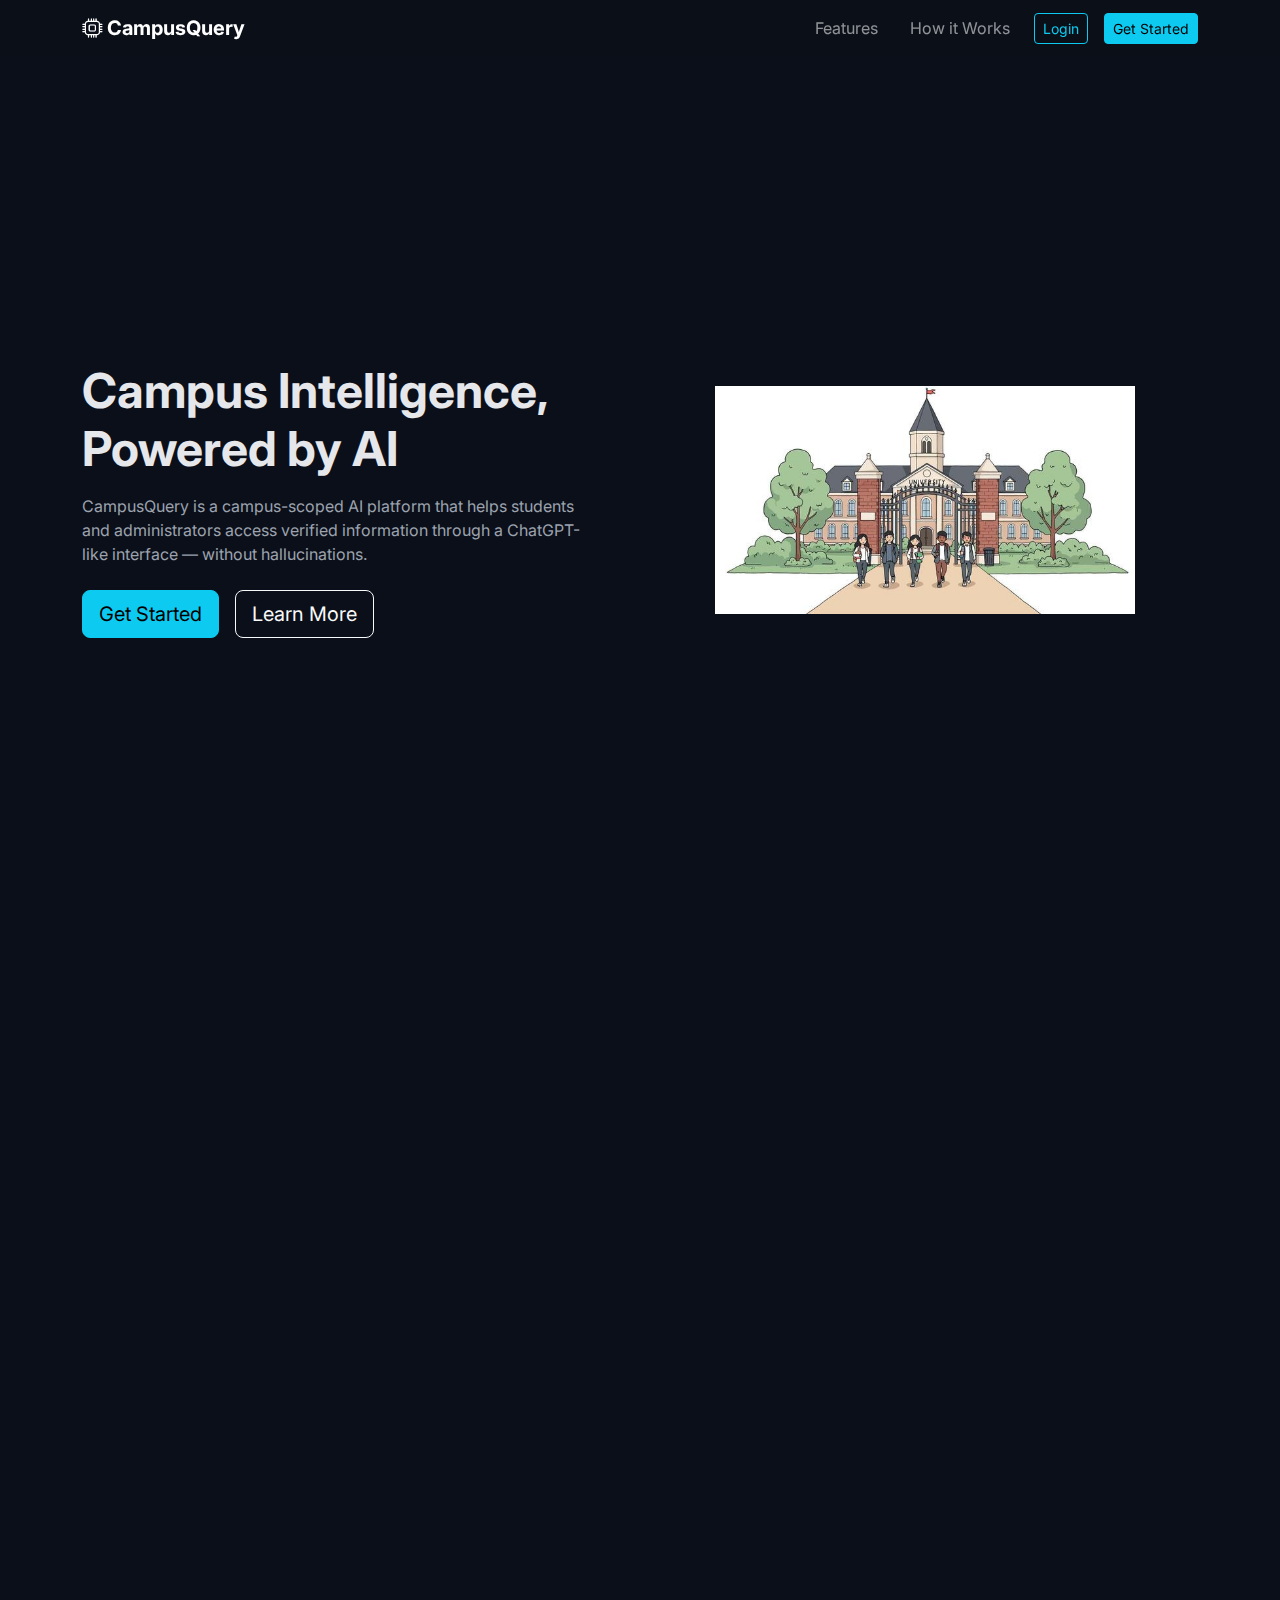
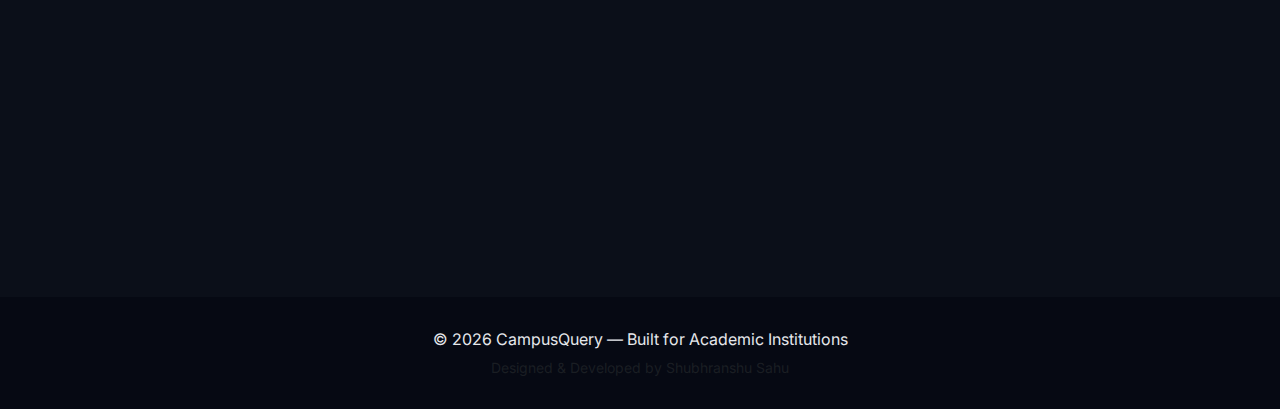
<file: frontend/index.html>
<!DOCTYPE html>
<html lang="en">
<head>
  <meta charset="UTF-8" />
  <meta name="viewport" content="width=device-width, initial-scale=1.0" />
  <title>CampusQuery — AI-Powered Campus Intelligence</title>

  <!-- Bootstrap CSS -->
  <link
    href="https://cdn.jsdelivr.net/npm/bootstrap@5.3.3/dist/css/bootstrap.min.css"
    rel="stylesheet"
  />

  <!-- Icons -->
  <link
    href="https://cdn.jsdelivr.net/npm/bootstrap-icons/font/bootstrap-icons.css"
    rel="stylesheet"
  />

  <!-- Google Font -->
  <link
    href="https://fonts.googleapis.com/css2?family=Inter:wght@300;400;500;600;700&display=swap"
    rel="stylesheet"
  />

  <!-- Custom CSS -->
  <link rel="stylesheet" href="css/theme.css" />
  <link rel="stylesheet" href="css/animations.css" />
</head>

<body>

<!-- ===================== -->
<!-- GLOBAL LOADING OVERLAY -->
<!-- ===================== -->
<div id="global-loader" class="loader-overlay d-none">
  <div class="loader-content text-center">
    <div class="spinner-border text-info mb-3" role="status"></div>
    <p id="loader-text">Loading...</p>
  </div>
</div>

<!-- ===================== -->
<!-- NAVBAR -->
<!-- ===================== -->
<nav class="navbar navbar-expand-lg fixed-top navbar-dark glass-nav">
  <div class="container">
    <a class="navbar-brand fw-bold" href="#">
      <i class="bi bi-cpu"></i> CampusQuery
    </a>

    <button
      class="navbar-toggler"
      type="button"
      data-bs-toggle="collapse"
      data-bs-target="#navMenu"
    >
      <span class="navbar-toggler-icon"></span>
    </button>

    <div class="collapse navbar-collapse" id="navMenu">
      <ul class="navbar-nav ms-auto align-items-lg-center gap-lg-3">
        <li class="nav-item">
          <a class="nav-link" href="#features">Features</a>
        </li>
        <li class="nav-item">
          <a class="nav-link" href="#how-it-works">How it Works</a>
        </li>
        <li class="nav-item">
          <a class="btn btn-outline-info btn-sm" href="pages/login.html">
            Login
          </a>
        </li>
        <li class="nav-item">
          <a class="btn btn-info btn-sm" href="pages/register.html">
            Get Started
          </a>
        </li>
      </ul>
    </div>
  </div>
</nav>

<!-- ===================== -->
<!-- HERO SECTION -->
<!-- ===================== -->
<section class="hero-section d-flex align-items-center">
  <div class="container">
    <div class="row align-items-center">
      <div class="col-lg-6 fade-up">
        <h1 class="hero-title">
          Campus Intelligence,<br />
          Powered by AI
        </h1>
        <p class="hero-subtitle mt-3">
          CampusQuery is a campus-scoped AI platform that helps students and
          administrators access verified information through a ChatGPT-like
          interface — without hallucinations.
        </p>

        <div class="mt-4 d-flex gap-3 flex-wrap">
          <a href="pages/register.html" class="btn btn-info btn-lg">
            Get Started
          </a>
          <a href="#how-it-works" class="btn btn-outline-light btn-lg">
            Learn More
          </a>
        </div>
      </div>

      <div class="col-lg-6 text-center fade-up delay-1">
        <img
          src="public/assets/images/campus.jpg"
          alt="CampusQuery AI"
          class="img-fluid hero-image"
        />
      </div>
    </div>
  </div>
</section>

<!-- ===================== -->
<!-- FEATURES -->
<!-- ===================== -->
<section id="features" class="section-padding">
  <div class="container">
    <div class="text-center mb-5 fade-up">
      <h2 class="section-title">Why CampusQuery?</h2>
      <p class="section-subtitle">
        Built as a real campus system — not just another chatbot.
      </p>
    </div>

    <div class="row g-4">
      <div class="col-md-4 fade-up">
        <div class="feature-card">
          <i class="bi bi-chat-dots feature-icon"></i>
          <h5>ChatGPT-like AI</h5>
          <p>
            Natural conversations, multiple chat threads, memory retention, and
            academic assistance — all campus-restricted.
          </p>
        </div>
      </div>

      <div class="col-md-4 fade-up delay-1">
        <div class="feature-card">
          <i class="bi bi-shield-check feature-icon"></i>
          <h5>No Hallucinations</h5>
          <p>
            Answers are generated strictly from verified campus data using
            production-grade RAG pipelines.
          </p>
        </div>
      </div>

      <div class="col-md-4 fade-up delay-2">
        <div class="feature-card">
          <i class="bi bi-diagram-3 feature-icon"></i>
          <h5>Admin-Governed Knowledge</h5>
          <p>
            Admins control and curate entries while maintaining transparency and
            avoiding duplication.
          </p>
        </div>
      </div>
    </div>
  </div>
</section>

<!-- ===================== -->
<!-- HOW IT WORKS -->
<!-- ===================== -->
<section id="how-it-works" class="section-padding bg-dark-soft">
  <div class="container">
    <div class="text-center mb-5 fade-up">
      <h2 class="section-title">How CampusQuery Works</h2>
      <p class="section-subtitle">
        A clean, industry-aligned AI architecture.
      </p>
    </div>

    <div class="row g-4">
      <div class="col-md-3 fade-up">
        <div class="step-card">
          <span>1</span>
          <p>Admins add verified campus entries</p>
        </div>
      </div>

      <div class="col-md-3 fade-up delay-1">
        <div class="step-card">
          <span>2</span>
          <p>Entries are chunked and embedded</p>
        </div>
      </div>

      <div class="col-md-3 fade-up delay-2">
        <div class="step-card">
          <span>3</span>
          <p>AI retrieves relevant context</p>
        </div>
      </div>

      <div class="col-md-3 fade-up delay-3">
        <div class="step-card">
          <span>4</span>
          <p>Students get accurate answers</p>
        </div>
      </div>
    </div>
  </div>
</section>

<!-- ===================== -->
<!-- FOOTER -->
<!-- ===================== -->
<footer class="footer text-center">
  <div class="container">
    <p class="mb-1">
      © 2026 CampusQuery — Built for Academic Institutions
    </p>
    <small class="text-muted">
      Designed & Developed by Shubhranshu Sahu
    </small>
  </div>
</footer>

<!-- Bootstrap JS -->
<script src="https://cdn.jsdelivr.net/npm/bootstrap@5.3.3/dist/js/bootstrap.bundle.min.js"></script>

<!-- Custom JS -->
<script src="js/index.js"></script>

</body>
</html>
</file>
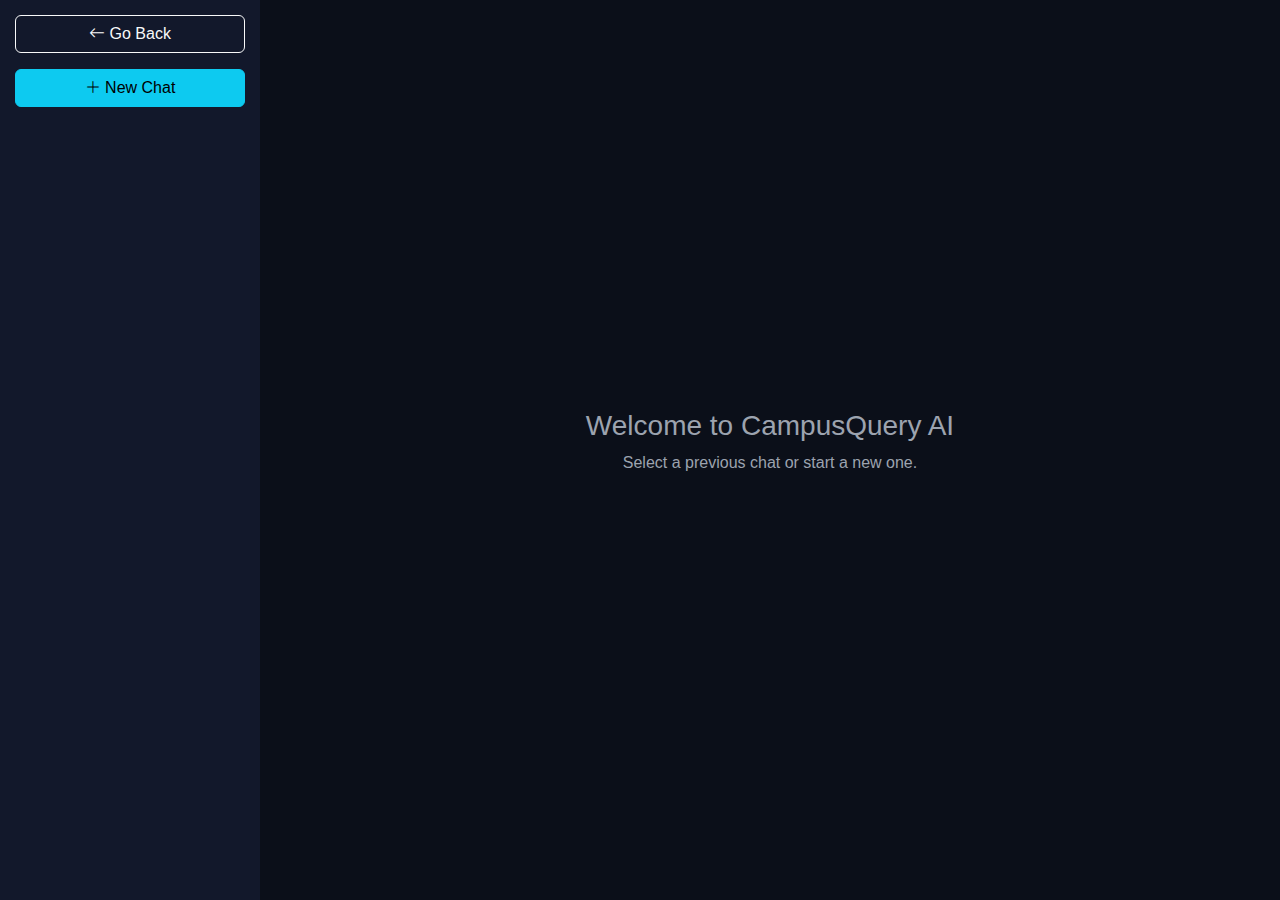
<file: frontend/pages/chat.html>
<!DOCTYPE html>
<html lang="en">
<head>
  <meta charset="UTF-8">
  <meta name="viewport" content="width=device-width, initial-scale=1.0">
  <title>AI Chat | CampusQuery</title>

  <link href="https://cdn.jsdelivr.net/npm/bootstrap@5.3.3/dist/css/bootstrap.min.css" rel="stylesheet">
  <link href="https://cdn.jsdelivr.net/npm/bootstrap-icons/font/bootstrap-icons.css" rel="stylesheet">

  <link rel="stylesheet" href="../css/theme.css">
  <link rel="stylesheet" href="../css/chat.css">
</head>

<body>

<div class="chat-layout">

  <!-- Sidebar -->
  <aside class="chat-sidebar">

    <button onclick="goBack()" class="btn btn-outline-light mb-3">
      <i class="bi bi-arrow-left"></i> Go Back
    </button>

    <button id="new-chat-btn" class="btn btn-info mb-3">
      <i class="bi bi-plus-lg"></i> New Chat
    </button>

    <div id="thread-list" class="thread-list"></div>

  </aside>

  <!-- Main Panel -->
  <main class="chat-main">

    <!-- Welcome Screen -->
    <div id="welcome-screen" class="welcome-screen">
      <h3>Welcome to CampusQuery AI</h3>
      <p>Select a previous chat or start a new one.</p>
    </div>

    <!-- Chat Container -->
    <div id="chat-container" class="d-none">

      <div class="chat-header">
        <h5 id="current-thread-name"></h5>

        <div>
          <button id="rename-thread" class="btn btn-sm btn-outline-light">
            <i class="bi bi-pencil"></i>
          </button>

          <button id="delete-thread" class="btn btn-sm btn-outline-danger">
            <i class="bi bi-trash"></i>
          </button>
        </div>
      </div>

      <div id="chat-messages" class="chat-messages"></div>

      <div id="typing-indicator" class="typing-indicator d-none">
        CampusQuery is typing...
      </div>

      <div class="chat-input-container">
        <form id="chat-form" class="d-flex gap-2">
          <input
            type="text"
            id="chat-input"
            class="form-control"
            placeholder="Ask something..."
          >
          <button class="btn btn-info">
            <i class="bi bi-send"></i>
          </button>
        </form>
      </div>

    </div>

  </main>

</div>

<script src="../js/config.js"></script>
<script src="../js/pages/chat.js"></script>
</body>
</html>
</file>
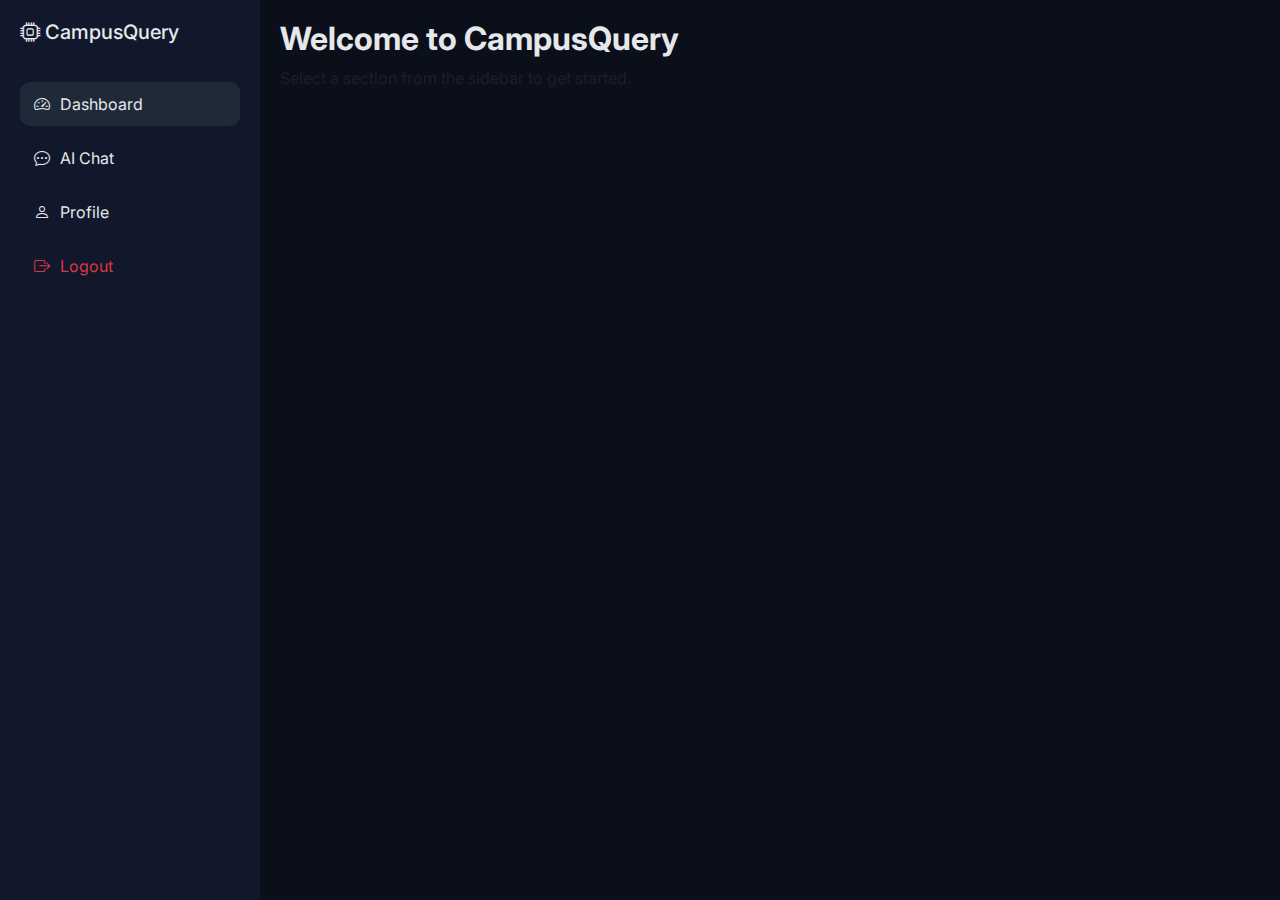
<file: frontend/pages/dashboard.html>
<!DOCTYPE html>
<html lang="en">
<head>
  <meta charset="UTF-8" />
  <meta name="viewport" content="width=device-width, initial-scale=1.0" />
  <title>Dashboard | CampusQuery</title>

  <!-- Bootstrap -->
  <link
    href="https://cdn.jsdelivr.net/npm/bootstrap@5.3.3/dist/css/bootstrap.min.css"
    rel="stylesheet"
  />

  <!-- Icons -->
  <link
    href="https://cdn.jsdelivr.net/npm/bootstrap-icons/font/bootstrap-icons.css"
    rel="stylesheet"
  />

  <!-- Font -->
  <link
    href="https://fonts.googleapis.com/css2?family=Inter:wght@300;400;500;600;700&display=swap"
    rel="stylesheet"
  />

  <!-- Theme -->
  <link rel="stylesheet" href="../css/theme.css" />
</head>

<body>

<!-- ===================== -->
<!-- GLOBAL LOADER -->
<!-- ===================== -->
<div id="global-loader" class="loader-overlay d-none">
  <div class="loader-content text-center">
    <div class="spinner-border text-info mb-3"></div>
    <p id="loader-text">Loading dashboard...</p>
  </div>
</div>

<!-- ===================== -->
<!-- DASHBOARD LAYOUT -->
<!-- ===================== -->
<div class="dashboard-layout">

  <!-- Sidebar -->
  <aside class="sidebar" id="sidebar">
    <div class="sidebar-header">
      <h5><i class="bi bi-cpu"></i> CampusQuery</h5>
    </div>

    <ul class="sidebar-menu">
      <li>
        <a href="#" class="active">
          <i class="bi bi-speedometer2"></i>
          <span>Dashboard</span>
        </a>
      </li>

      <li>
        <a href="chat.html">
          <i class="bi bi-chat-dots"></i>
          <span>AI Chat</span>
        </a>
      </li>

      <!-- ADMIN ONLY -->
      <li id="admin-entry-link" class="d-none">
        <a href="#">
          <i class="bi bi-journal-text"></i>
          <span>My Entries</span>
        </a>
      </li>

      <li>
        <a href="#">
          <i class="bi bi-person"></i>
          <span>Profile</span>
        </a>
      </li>

      <li class="mt-auto">
        <a href="#" id="logout-btn" class="text-danger">
          <i class="bi bi-box-arrow-right"></i>
          <span>Logout</span>
        </a>
      </li>
    </ul>
  </aside>

  <!-- Main Content -->
  <main class="main-content">
    <!-- Top bar (mobile toggle) -->
    <div class="topbar d-lg-none">
      <button id="toggle-sidebar" class="btn btn-outline-light btn-sm">
        <i class="bi bi-list"></i>
      </button>
    </div>

    <!-- Content Area -->
    <div class="content-area">
      <h2 class="fw-bold">Welcome to CampusQuery</h2>
      <p class="text-muted">
        Select a section from the sidebar to get started.
      </p>
    </div>
  </main>

</div>

<!-- Bootstrap JS -->
<script src="https://cdn.jsdelivr.net/npm/bootstrap@5.3.3/dist/js/bootstrap.bundle.min.js"></script>

<!-- Dashboard Logic -->
<script src="../js/pages/dashboard.js"></script>

</body>
</html>
</file>
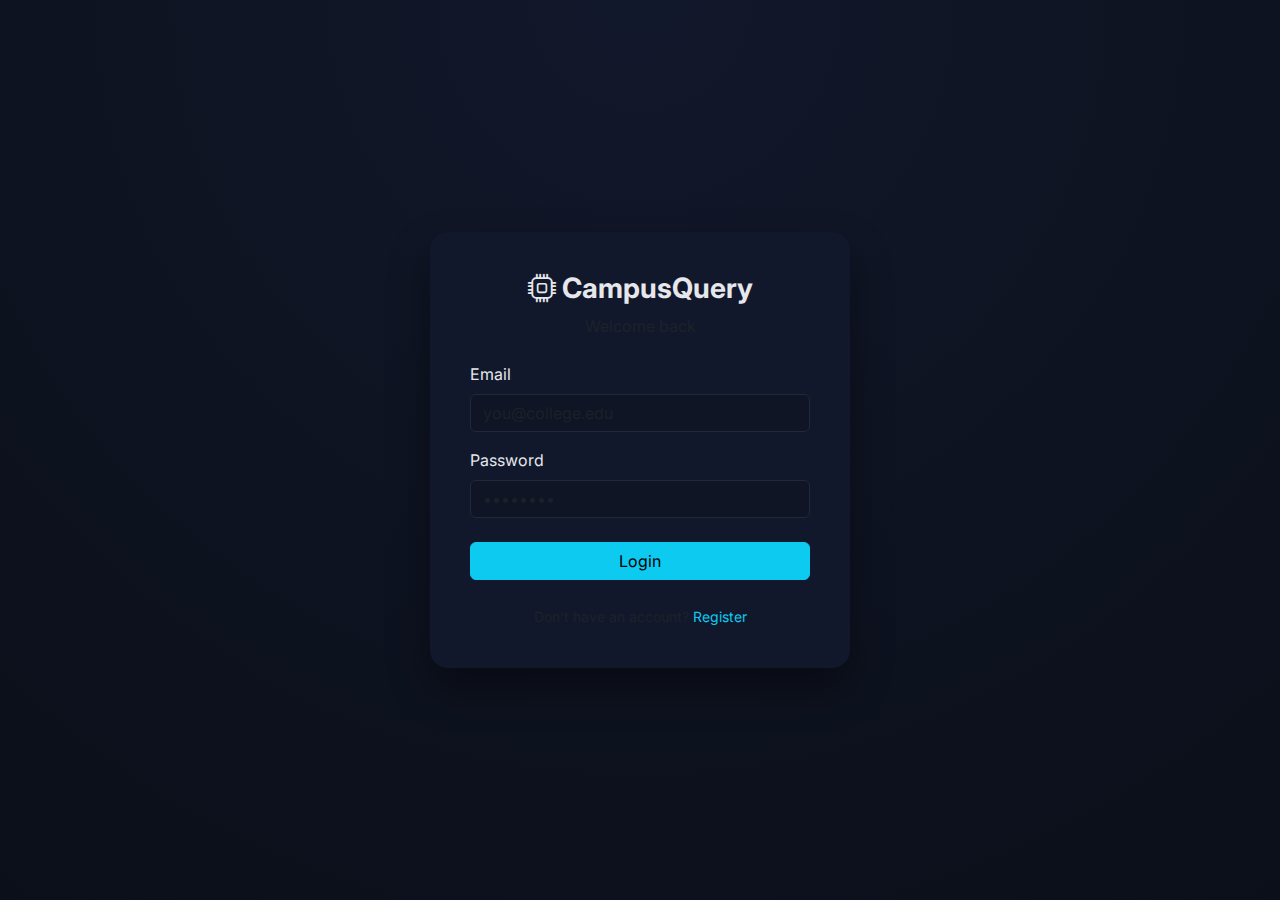
<file: frontend/pages/login.html>
<!DOCTYPE html>
<html lang="en">
<head>
  <meta charset="UTF-8" />
  <meta name="viewport" content="width=device-width, initial-scale=1.0" />
  <title>Login | CampusQuery</title>

  <!-- Bootstrap -->
  <link
    href="https://cdn.jsdelivr.net/npm/bootstrap@5.3.3/dist/css/bootstrap.min.css"
    rel="stylesheet"
  />

  <!-- Icons -->
  <link
    href="https://cdn.jsdelivr.net/npm/bootstrap-icons/font/bootstrap-icons.css"
    rel="stylesheet"
  />

  <!-- Font -->
  <link
    href="https://fonts.googleapis.com/css2?family=Inter:wght@300;400;500;600;700&display=swap"
    rel="stylesheet"
  />

  <!-- Custom CSS -->
  <link rel="stylesheet" href="../css/theme.css" />
</head>

<body class="auth-page">

<!-- ===================== -->
<!-- GLOBAL LOADER -->
<!-- ===================== -->
<div id="global-loader" class="loader-overlay d-none">
  <div class="loader-content text-center">
    <div class="spinner-border text-info mb-3"></div>
    <p id="loader-text">Signing you in...</p>
  </div>
</div>

<!-- ===================== -->
<!-- LOGIN CONTAINER -->
<!-- ===================== -->
<div class="container min-vh-100 d-flex align-items-center justify-content-center">
  <div class="auth-card">

    <!-- Logo -->
    <div class="text-center mb-4">
      <h3 class="fw-bold">
        <i class="bi bi-cpu"></i> CampusQuery
      </h3>
      <p class="text-muted">Welcome back</p>
    </div>

    <!-- Error Message -->
    <div id="error-box" class="alert alert-danger d-none"></div>

    <!-- Login Form -->
    <form id="login-form">
      <div class="mb-3">
        <label class="form-label">Email</label>
        <input
          type="email"
          class="form-control"
          id="email"
          placeholder="you@college.edu"
          required
        />
      </div>

      <div class="mb-4">
        <label class="form-label">Password</label>
        <input
          type="password"
          class="form-control"
          id="password"
          placeholder="••••••••"
          required
        />
      </div>

      <button type="submit" class="btn btn-info w-100">
        Login
      </button>
    </form>

    <!-- Footer -->
    <div class="text-center mt-4">
      <small class="text-muted">
        Don’t have an account?
        <a href="register.html" class="text-info text-decoration-none">
          Register
        </a>
      </small>
    </div>
  </div>
</div>

<!-- Bootstrap JS -->
<script src="https://cdn.jsdelivr.net/npm/bootstrap@5.3.3/dist/js/bootstrap.bundle.min.js"></script>

<!-- Login Logic -->
<script src="../js/config.js"></script>
<script src="../js/pages/login.js"></script>

</body>
</html>
</file>
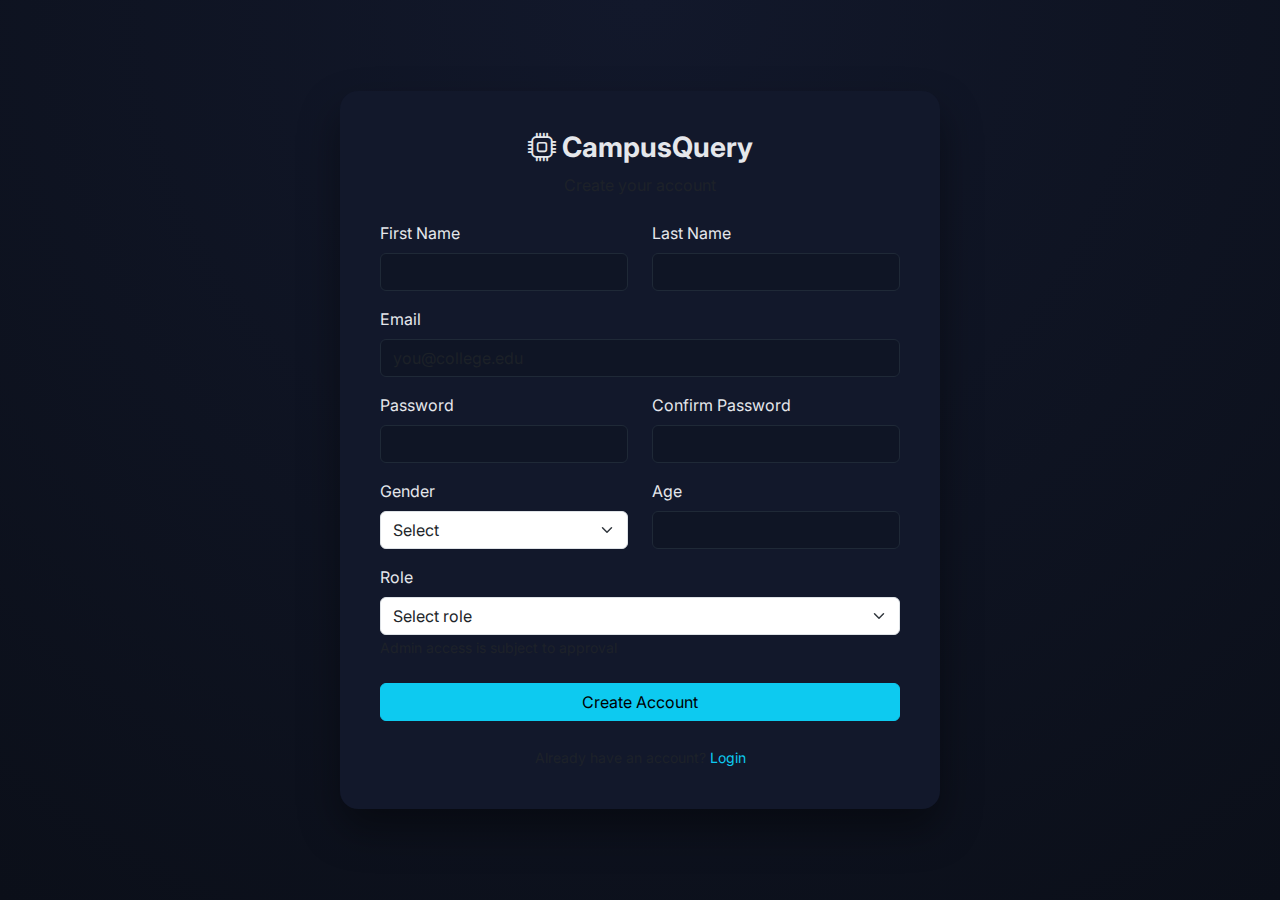
<file: frontend/pages/register.html>
<!DOCTYPE html>
<html lang="en">
<head>
  <meta charset="UTF-8" />
  <meta name="viewport" content="width=device-width, initial-scale=1.0" />
  <title>Register | CampusQuery</title>

  <!-- Bootstrap -->
  <link
    href="https://cdn.jsdelivr.net/npm/bootstrap@5.3.3/dist/css/bootstrap.min.css"
    rel="stylesheet"
  />

  <!-- Icons -->
  <link
    href="https://cdn.jsdelivr.net/npm/bootstrap-icons/font/bootstrap-icons.css"
    rel="stylesheet"
  />

  <!-- Font -->
  <link
    href="https://fonts.googleapis.com/css2?family=Inter:wght@300;400;500;600;700&display=swap"
    rel="stylesheet"
  />

  <!-- Custom CSS -->
  <link rel="stylesheet" href="../css/theme.css" />
</head>

<body class="auth-page">

<!-- ===================== -->
<!-- GLOBAL LOADER -->
<!-- ===================== -->
<div id="global-loader" class="loader-overlay d-none">
  <div class="loader-content text-center">
    <div class="spinner-border text-info mb-3"></div>
    <p id="loader-text">Creating your account...</p>
  </div>
</div>

<!-- ===================== -->
<!-- REGISTER CONTAINER -->
<!-- ===================== -->
<div class="container min-vh-100 d-flex align-items-center justify-content-center">
  <div class="auth-card auth-card-wide">

    <!-- Header -->
    <div class="text-center mb-4">
      <h3 class="fw-bold">
        <i class="bi bi-cpu"></i> CampusQuery
      </h3>
      <p class="text-muted">Create your account</p>
    </div>

    <!-- Error Box -->
    <div id="error-box" class="alert alert-danger d-none"></div>

    <!-- Register Form -->
    <form id="register-form">

      <div class="row">
        <div class="col-md-6 mb-3">
          <label class="form-label">First Name</label>
          <input type="text" class="form-control" id="first_name" required />
        </div>

        <div class="col-md-6 mb-3">
          <label class="form-label">Last Name</label>
          <input type="text" class="form-control" id="last_name" required />
        </div>
      </div>

      <div class="mb-3">
        <label class="form-label">Email</label>
        <input
          type="email"
          class="form-control"
          id="email"
          placeholder="you@college.edu"
          required
        />
      </div>

      <div class="row">
        <div class="col-md-6 mb-3">
          <label class="form-label">Password</label>
          <input
            type="password"
            class="form-control"
            id="password"
            required
          />
        </div>

        <div class="col-md-6 mb-3">
          <label class="form-label">Confirm Password</label>
          <input
            type="password"
            class="form-control"
            id="confirm_password"
            required
          />
        </div>
      </div>

      <div class="row">
        <div class="col-md-6 mb-3">
          <label class="form-label">Gender</label>
          <select class="form-select" id="gender" required>
            <option value="">Select</option>
            <option>Male</option>
            <option>Female</option>
            <option>Other</option>
            <option>Prefer not to say</option>
          </select>
        </div>

        <div class="col-md-6 mb-3">
          <label class="form-label">Age</label>
          <input
            type="number"
            class="form-control"
            id="age"
            min="16"
            max="100"
            required
          />
        </div>
      </div>

      <div class="mb-4">
        <label class="form-label">Role</label>
        <select class="form-select" id="role" required>
          <option value="">Select role</option>
          <option value="student">Student</option>
          <option value="admin">Admin</option>
        </select>
        <small class="text-muted">
          Admin access is subject to approval
        </small>
      </div>

      <button type="submit" class="btn btn-info w-100">
        Create Account
      </button>
    </form>

    <!-- Footer -->
    <div class="text-center mt-4">
      <small class="text-muted">
        Already have an account?
        <a href="login.html" class="text-info text-decoration-none">
          Login
        </a>
      </small>
    </div>

  </div>
</div>

<!-- Bootstrap JS -->
<script src="https://cdn.jsdelivr.net/npm/bootstrap@5.3.3/dist/js/bootstrap.bundle.min.js"></script>

<!-- Register Logic -->
<script src="../js/config.js"></script>
<script src="../js/pages/register.js"></script>

</body>
</html>
</file>
<file: frontend/css/theme.css>
:root {
  --bg-main: #0b0f19;
  --bg-card: #12182b;
  --primary: #4f6ef7;
  --accent: #22d3ee;
  --text-main: #e5e7eb;
  --text-muted: #9ca3af;
}

body {
  font-family: 'Inter', sans-serif;
  background: var(--bg-main);
  color: var(--text-main);
}

/* Navbar */
.glass-nav {
  background: rgba(11, 15, 25, 0.85);
  backdrop-filter: blur(10px);
}

/* Hero */
.hero-section {
  min-height: 100vh;
  padding-top: 100px;
}

.hero-title {
  font-size: 3rem;
  font-weight: 700;
}

.hero-subtitle {
  color: var(--text-muted);
  max-width: 520px;
}

.hero-image {
  max-width: 420px;
}

/* Sections */
.section-padding {
  padding: 90px 0;
}

.section-title {
  font-weight: 700;
}

.section-subtitle {
  color: var(--text-muted);
}

/* Cards */
.feature-card,
.step-card {
  background: var(--bg-card);
  border-radius: 16px;
  padding: 30px;
  height: 100%;
}

.feature-icon {
  font-size: 2rem;
  color: var(--accent);
}

/* Footer */
.footer {
  padding: 30px 0;
  background: #060913;
}

/* Loader */
.loader-overlay {
  position: fixed;
  inset: 0;
  background: rgba(11, 15, 25, 0.9);
  display: flex;
  align-items: center;
  justify-content: center;
  z-index: 9999;
}


/* ===================== */
/* AUTH PAGES */
/* ===================== */

.auth-page {
  background: radial-gradient(
    circle at top,
    #12182b,
    #0b0f19
  );
}

.auth-card {
  background: var(--bg-card);
  padding: 40px;
  border-radius: 18px;
  width: 100%;
  max-width: 420px;
  box-shadow: 0 20px 40px rgba(0, 0, 0, 0.4);
}

.form-control {
  background: #0f1525;
  border: 1px solid #1f2937;
  color: var(--text-main);
}

.form-control:focus {
  background: #0f1525;
  border-color: var(--accent);
  box-shadow: none;
  color: var(--text-main);
}




/* register page  */

.auth-card-wide {
  max-width: 600px;
}

/* end */


/* ===================== */
/* DASHBOARD */
/* ===================== */

.dashboard-layout {
  display: flex;
  min-height: 100vh;
}

/* Sidebar */
.sidebar {
  width: 260px;
  background: var(--bg-card);
  display: flex;
  flex-direction: column;
  padding: 20px;
}

.sidebar-header {
  margin-bottom: 30px;
}

.sidebar-menu {
  list-style: none;
  padding: 0;
  display: flex;
  flex-direction: column;
  gap: 10px;
}

.sidebar-menu a {
  display: flex;
  align-items: center;
  gap: 10px;
  padding: 10px 14px;
  border-radius: 10px;
  color: var(--text-main);
  text-decoration: none;
  transition: background 0.2s;
}

.sidebar-menu a:hover,
.sidebar-menu a.active {
  background: #1f2937;
}

.main-content {
  flex: 1;
  padding: 20px;
  background: var(--bg-main);
}

.topbar {
  margin-bottom: 20px;
}

/* Mobile */
@media (max-width: 991px) {
  .sidebar {
    position: fixed;
    left: -260px;
    top: 0;
    height: 100%;
    z-index: 1000;
    transition: left 0.3s ease;
  }

  .sidebar.show {
    left: 0;
  }
}
</file>
<file: frontend/css/animations.css>
.fade-up {
  opacity: 0;
  transform: translateY(30px);
  transition: all 0.7s ease;
}

.fade-up.show {
  opacity: 1;
  transform: translateY(0);
}

.delay-1 { transition-delay: 0.2s; }
.delay-2 { transition-delay: 0.4s; }
.delay-3 { transition-delay: 0.6s; }
</file>
<file: frontend/css/chat.css>
.chat-layout {
  display: flex;
  height: 100vh;
  background: var(--bg-main);
}

/* Sidebar */
.chat-sidebar {
  width: 260px;
  background: var(--bg-card);
  padding: 15px;
  display: flex;
  flex-direction: column;
}

.thread-list {
  margin-top: 15px;
  overflow-y: auto;
  flex: 1;
}

.thread-item {
  padding: 10px;
  border-radius: 8px;
  cursor: pointer;
  margin-bottom: 5px;
  color: var(--text-main);
}

.thread-item:hover,
.thread-item.active {
  background: #1f2937;
}

/* Chat Panel */
.chat-main {
  flex: 1;
  display: flex;
  flex-direction: column;
  padding: 20px;
}

.chat-header {
  display: flex;
  justify-content: space-between;
  align-items: center;
}

.chat-messages {
  flex: 1;
  overflow-y: auto;
  padding: 15px 0;
}

.message {
  margin-bottom: 15px;
  max-width: 75%;
  padding: 10px 15px;
  border-radius: 12px;
}

.message.user {
  background: var(--accent);
  color: #000;
  align-self: flex-end;
}

.message.assistant {
  background: var(--bg-card);
}

.chat-input-container {
  padding-top: 10px;
}

.typing-indicator {
  font-size: 0.9rem;
  color: var(--text-muted);
}


.welcome-screen {
  margin: auto;
  text-align: center;
  color: var(--text-muted);
}
</file>
